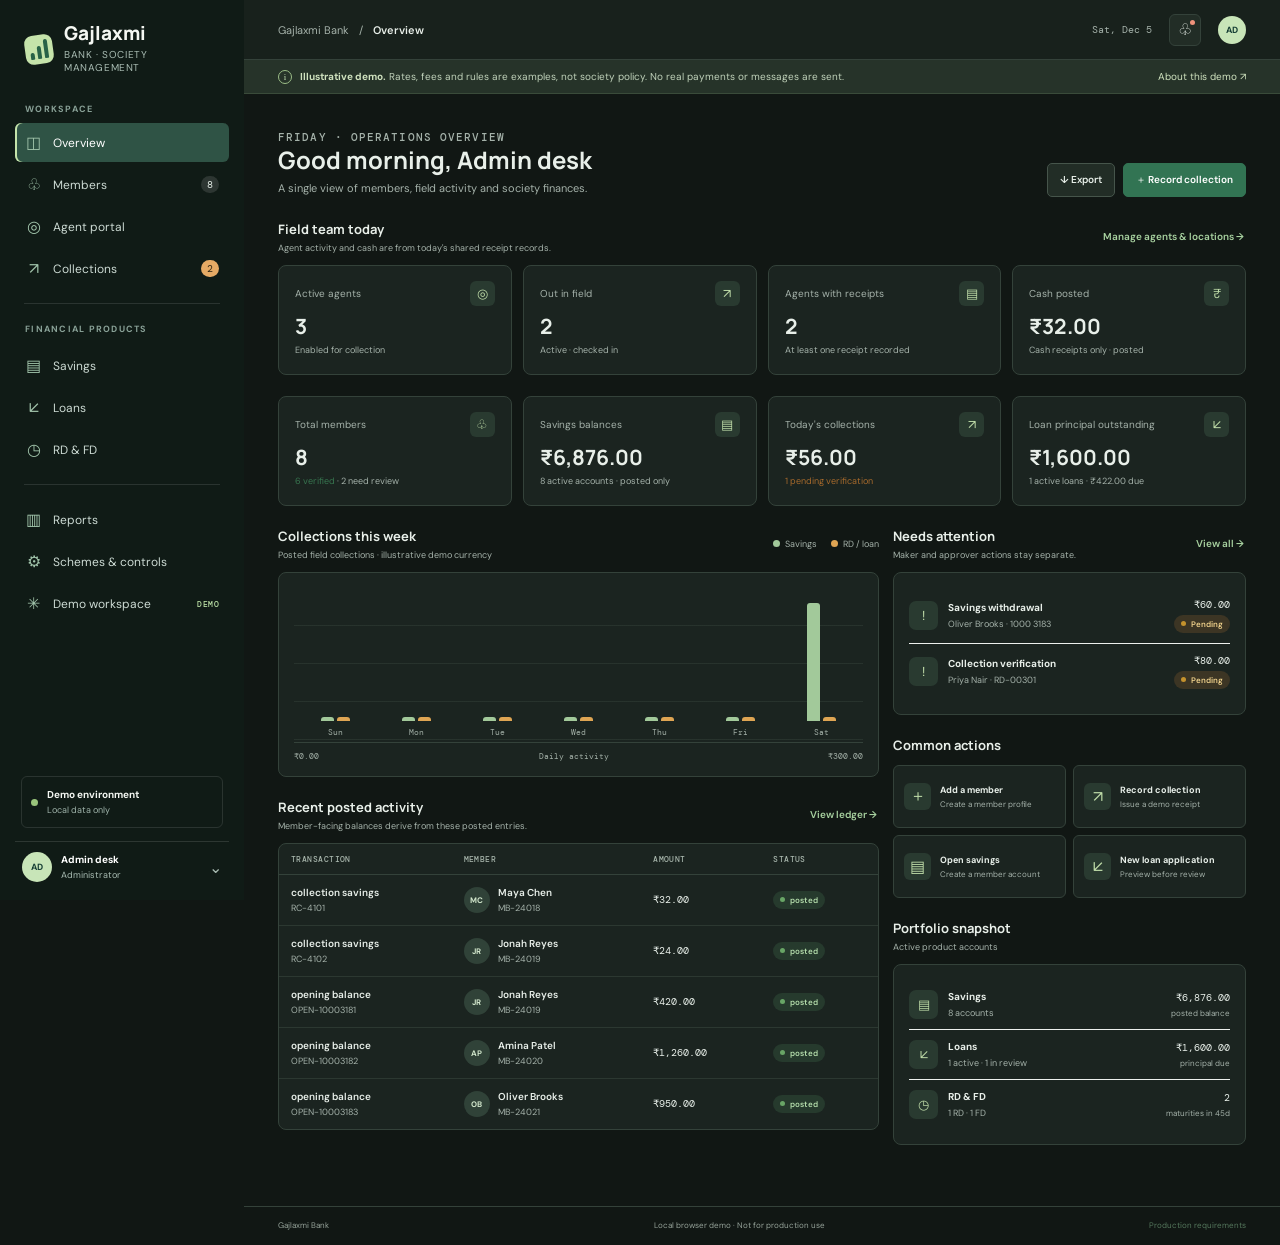
<file: index.html>
<!doctype html>
<html lang="en">
<head>
  <meta charset="utf-8">
  <meta name="viewport" content="width=device-width, initial-scale=1">
  <meta name="theme-color" content="#f3f5f2">
  <title>Gajlaxmi Bank | Society management</title>
  <link rel="preconnect" href="https://fonts.googleapis.com">
  <link rel="preconnect" href="https://fonts.gstatic.com" crossorigin>
  <link href="https://fonts.googleapis.com/css2?family=DM+Sans:wght@400;500;600;700&family=Manrope:wght@500;600;700;800&display=swap" rel="stylesheet">
  <link rel="stylesheet" href="styles.css">
</head>
<body>
  <div class="app-frame">
    <aside class="sidebar" id="sidebar">
      <a class="brand" href="#overview" aria-label="Gajlaxmi Bank home">
        <span class="brand-mark" aria-hidden="true"><span></span><span></span><span></span></span>
        <span><strong>Gajlaxmi</strong><small>bank · society management</small></span>
      </a>
      <div class="workspace-label">WORKSPACE</div>
      <nav class="primary-nav" aria-label="Main navigation">
        <button class="nav-link is-active" data-page="overview"><span class="nav-icon">◫</span>Overview</button>
        <button class="nav-link" data-page="members"><span class="nav-icon">♧</span>Members <span class="nav-count" id="member-count">0</span></button>
        <button class="nav-link" data-page="agents"><span class="nav-icon">◎</span>Agent portal</button>
        <button class="nav-link" data-page="collections"><span class="nav-icon">↗</span>Collections <span class="nav-badge" id="collection-count">0</span></button>
        <div class="nav-divider"></div>
        <div class="workspace-label">FINANCIAL PRODUCTS</div>
        <button class="nav-link" data-page="savings"><span class="nav-icon">▤</span>Savings</button>
        <button class="nav-link" data-page="loans"><span class="nav-icon">↙</span>Loans</button>
        <button class="nav-link" data-page="deposits"><span class="nav-icon">◷</span>RD &amp; FD</button>
        <div class="nav-divider"></div>
        <button class="nav-link" data-page="reports"><span class="nav-icon">▥</span>Reports</button>
        <button class="nav-link" data-page="schemes"><span class="nav-icon">⚙</span>Schemes &amp; controls</button>
        <button class="nav-link" data-page="demo"><span class="nav-icon">✳</span>Demo workspace <span class="demo-pill">DEMO</span></button>
      </nav>
      <div class="sidebar-bottom">
        <div class="security-note"><span class="status-dot"></span><span><strong>Demo environment</strong><small>Local data only</small></span></div>
        <button class="profile-switch" type="button" aria-label="Current profile">
          <span class="avatar avatar-ink">AD</span><span class="profile-meta"><strong>Admin desk</strong><small>Administrator</small></span><span class="profile-caret">⌄</span>
        </button>
      </div>
    </aside>

    <main class="main-shell">
      <header class="topbar">
        <button class="icon-button menu-toggle" id="menu-toggle" aria-label="Open navigation">☰</button>
        <div class="breadcrumb"><span>Gajlaxmi Bank</span><span class="crumb-slash">/</span><strong id="page-crumb">Overview</strong></div>
        <div class="topbar-actions">
          <span class="today-label" id="today-label"></span>
          <button class="icon-button notification-button" data-page="collections" aria-label="View pending approvals">♧<span class="notification-dot"></span></button>
          <button class="avatar avatar-ink top-avatar" aria-label="Administrator profile">AD</button>
        </div>
      </header>

      <div class="demo-ribbon"><span class="ribbon-mark">i</span><span><strong>Illustrative demo.</strong> Rates, fees and rules are examples, not society policy. No real payments or messages are sent.</span><button data-page="demo">About this demo <span aria-hidden="true">↗</span></button></div>
      <section id="page-content" class="page-content" aria-live="polite"></section>
      <footer class="app-footer"><span>Gajlaxmi Bank</span><span>Local browser demo · Not for production use</span><button data-page="demo">Production requirements</button></footer>
    </main>
  </div>

  <dialog class="app-dialog" id="app-dialog" aria-labelledby="dialog-title">
    <form method="dialog" class="dialog-chrome"><button class="dialog-close" aria-label="Close dialog">×</button></form>
    <div id="dialog-content"></div>
  </dialog>
  <div class="toast-region" id="toast-region" role="status" aria-live="polite"></div>
  <script src="finance.js"></script>
  <script src="app.js"></script>
</body>
</html>
</file>
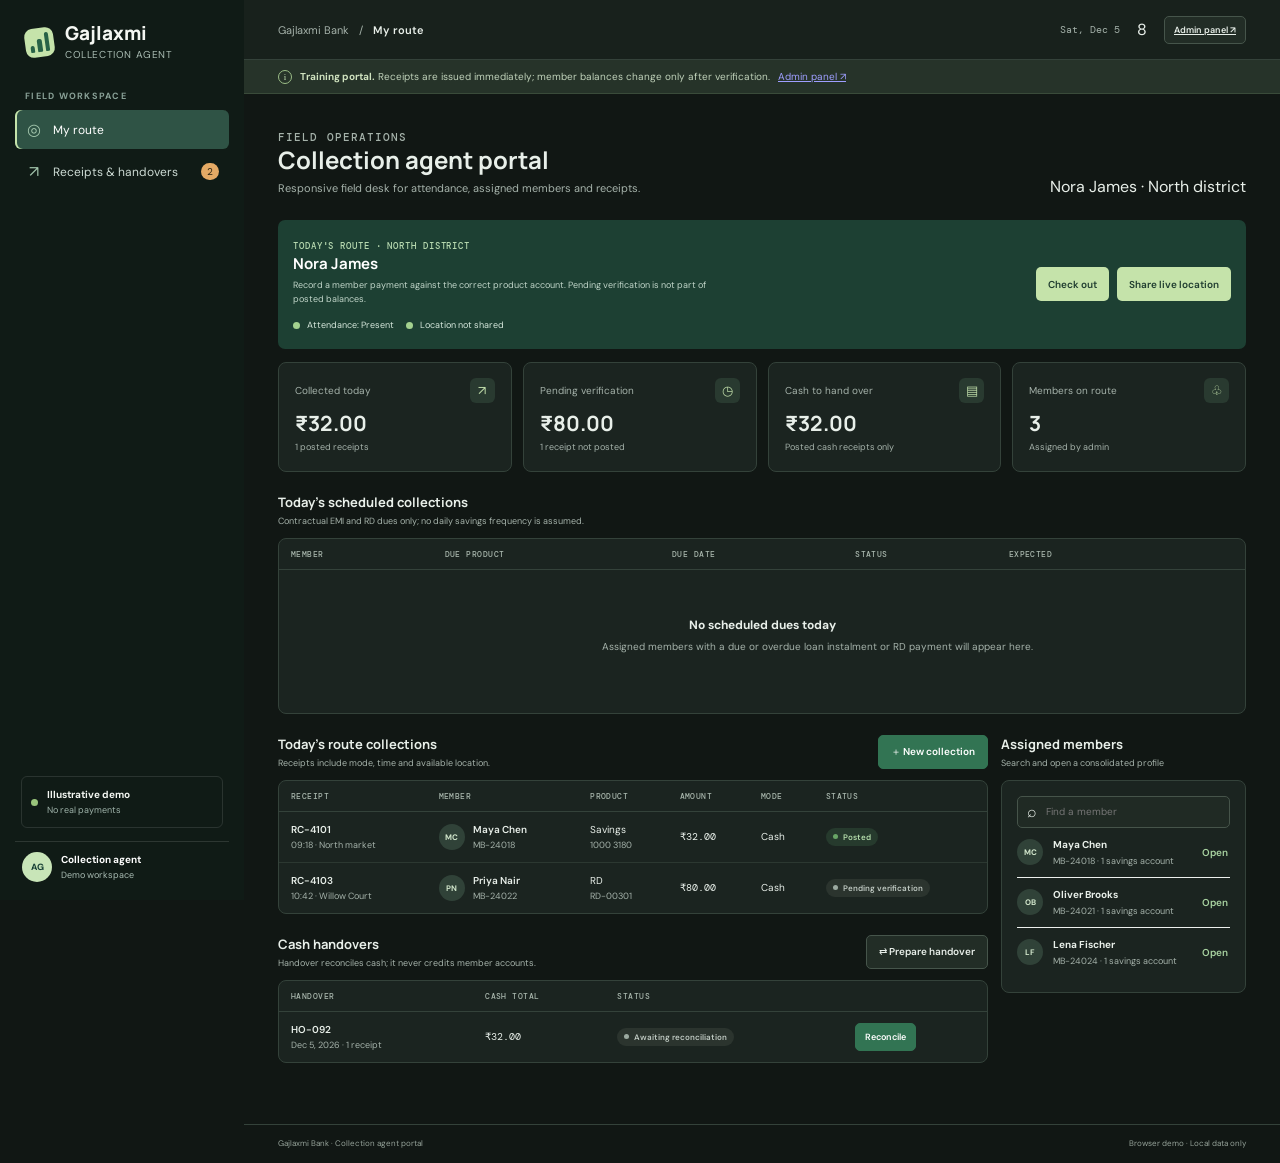
<file: agent.html>
<!doctype html>
<html lang="en">
<head>
  <meta charset="utf-8">
  <meta name="viewport" content="width=device-width, initial-scale=1">
  <meta name="theme-color" content="#111714">
  <title>Gajlaxmi Bank | Agent portal</title>
  <link rel="preconnect" href="https://fonts.googleapis.com">
  <link rel="preconnect" href="https://fonts.gstatic.com" crossorigin>
  <link href="https://fonts.googleapis.com/css2?family=DM+Sans:wght@400;500;600;700&family=Manrope:wght@500;600;700;800&display=swap" rel="stylesheet">
  <link rel="stylesheet" href="styles.css">
</head>
<body data-portal="agent">
  <div class="app-frame">
    <aside class="sidebar" id="sidebar">
      <a class="brand" href="agent.html" aria-label="Gajlaxmi Bank agent portal">
        <span class="brand-mark" aria-hidden="true"><span></span><span></span><span></span></span>
        <span><strong>Gajlaxmi</strong><small>collection agent</small></span>
      </a>
      <div class="workspace-label">FIELD WORKSPACE</div>
      <nav class="primary-nav" aria-label="Agent navigation">
        <button class="nav-link is-active" data-page="agents"><span class="nav-icon">◎</span>My route</button>
        <button class="nav-link" data-page="collections"><span class="nav-icon">↗</span>Receipts &amp; handovers <span class="nav-badge" id="collection-count">0</span></button>
      </nav>
      <div class="sidebar-bottom">
        <div class="security-note"><span class="status-dot"></span><span><strong>Illustrative demo</strong><small>No real payments</small></span></div>
        <div class="profile-switch"><span class="avatar avatar-ink">AG</span><span class="profile-meta"><strong>Collection agent</strong><small>Demo workspace</small></span></div>
      </div>
    </aside>
    <main class="main-shell">
      <header class="topbar">
        <button class="icon-button menu-toggle" id="menu-toggle" aria-label="Open navigation">☰</button>
        <div class="breadcrumb"><span>Gajlaxmi Bank</span><span class="crumb-slash">/</span><strong id="page-crumb">My route</strong></div>
        <div class="topbar-actions"><span class="today-label" id="today-label"></span><span class="agent-admin-count" id="member-count" aria-label="Demo member count">0</span><a class="button button-small" href="index.html">Admin panel ↗</a></div>
      </header>
      <div class="demo-ribbon"><span class="ribbon-mark" aria-hidden="true">i</span><span><strong>Training portal.</strong> Receipts are issued immediately; member balances change only after verification.</span><a href="index.html" class="agent-admin-link">Admin panel ↗</a></div>
      <section id="page-content" class="page-content" aria-live="polite"></section>
      <footer class="app-footer"><span>Gajlaxmi Bank · Collection agent portal</span><span>Browser demo · Local data only</span></footer>
    </main>
  </div>
  <dialog class="app-dialog" id="app-dialog" aria-labelledby="dialog-title"><form method="dialog" class="dialog-chrome"><button class="dialog-close" aria-label="Close dialog">×</button></form><div id="dialog-content"></div></dialog>
  <div class="toast-region" id="toast-region" role="status" aria-live="polite"></div>
  <script src="finance.js"></script>
  <script src="app.js"></script>
</body>
</html>
</file>
<file: styles.css>
@import url('https://fonts.googleapis.com/css2?family=DM+Mono:wght@400;500&display=swap');

:root {
  color-scheme: dark;
  --paper: #111714;
  --surface: #1b2420;
  --ink: #e8efe9;
  --muted: #a5b2aa;
  --line: #34423a;
  --forest: #286247;
  --forest-2: #a2c99a;
  --mint: #c5e3aa;
  --mint-wash: #293a30;
  --coral: #ef927b;
  --coral-wash: #422b27;
  --gold: #e4b85f;
  --gold-wash: #3b3424;
  --sky: #293a40;
  --radius: 8px;
  --shadow: 0 14px 40px rgba(0, 0, 0, .38);
  font-family: 'DM Sans', sans-serif;
  font-synthesis: none;
  text-rendering: optimizeLegibility;
}

* { box-sizing: border-box; }
body { margin: 0; min-width: 0; min-height: 100vh; background: var(--paper); color: var(--ink); }
button, input, select, textarea { font: inherit; }
button { color: inherit; }
button:focus-visible, a:focus-visible, input:focus-visible, select:focus-visible, textarea:focus-visible { outline: 3px solid rgba(39, 93, 76, .32); outline-offset: 2px; }
.app-frame { min-height: 100vh; }
.sidebar { width: 244px; position: fixed; inset: 0 auto 0 0; z-index: 20; display: flex; flex-direction: column; padding: 24px 15px 14px; background: #192d26; color: #f4f7f2; }
.brand { display: flex; align-items: center; gap: 11px; padding: 0 10px 25px; color: inherit; text-decoration: none; }
.brand strong { display: block; font: 800 19px/1 'Manrope', sans-serif; letter-spacing: 0; }
.brand small { display: block; padding-top: 5px; color: #a9bcb3; font-size: 10px; letter-spacing: .06em; text-transform: uppercase; }
.brand-mark { width: 29px; height: 29px; display: flex; align-items: end; gap: 3px; padding: 5px; border-radius: 8px; background: var(--mint); transform: rotate(-8deg); }
.brand-mark span { flex: 1; border-radius: 2px 2px 1px 1px; background: var(--forest); }
.brand-mark span:nth-child(1) { height: 35%; }.brand-mark span:nth-child(2) { height: 67%; }.brand-mark span:nth-child(3) { height: 100%; }
.workspace-label { margin: 4px 10px 8px; color: #89a197; font-size: 9px; font-weight: 700; letter-spacing: .14em; }
.primary-nav { display: flex; flex-direction: column; gap: 3px; }
.nav-link { min-height: 39px; display: flex; align-items: center; gap: 11px; width: 100%; padding: 0 10px; border: 0; border-radius: 6px; background: transparent; color: #ccdad3; font-size: 12px; text-align: left; cursor: pointer; transition: background .16s ease, color .16s ease; }
.nav-link:hover { background: rgba(255,255,255,.08); color: white; }
.nav-link.is-active { background: #2f5345; color: #fff; box-shadow: inset 2px 0 var(--mint); }
.nav-icon { width: 17px; color: #a2c5ac; font-size: 16px; text-align: center; }
.nav-count, .nav-badge { margin-left: auto; padding: 2px 6px; border-radius: 10px; background: rgba(255,255,255,.12); color: #e5eee8; font: 10px 'DM Mono', monospace; }
.nav-badge { background: #e5aa65; color: #332814; }
.nav-divider { height: 1px; margin: 12px 9px; background: rgba(255,255,255,.11); }
.demo-pill { margin-left: auto; color: #bfe5a9; font: 700 8px 'DM Mono', monospace; letter-spacing: .06em; }
.sidebar-bottom { margin-top: auto; }
.security-note { display: flex; align-items: center; gap: 9px; margin: 0 6px 13px; padding: 11px 9px; border: 1px solid rgba(255,255,255,.11); border-radius: 6px; }
.security-note strong, .security-note small { display: block; }.security-note strong { font-size: 10px; }.security-note small { margin-top: 3px; color: #9fb3aa; font-size: 9px; }
.status-dot, .dot { display: inline-block; width: 7px; height: 7px; flex: 0 0 auto; border-radius: 50%; background: #9ac57c; }
.profile-switch { display: flex; align-items: center; gap: 9px; width: 100%; padding: 10px 7px 4px; border: 0; border-top: 1px solid rgba(255,255,255,.12); background: transparent; color: white; text-align: left; cursor: default; }
.avatar { width: 30px; height: 30px; display: inline-grid; place-items: center; flex: 0 0 auto; border: 0; border-radius: 50%; background: #e9d4b4; color: #4d3825; font-size: 9px; font-weight: 700; }
.avatar-ink { background: #c8e5b8; color: #173f35; }.profile-meta { flex: 1; }.profile-meta strong, .profile-meta small { display: block; }.profile-meta strong { font-size: 10px; }.profile-meta small { margin-top: 3px; color: #a9bcb3; font-size: 9px; }.profile-caret { color: #a9bcb3; }
.main-shell { min-height: 100vh; margin-left: 244px; display: flex; flex-direction: column; }
.topbar { height: 60px; display: flex; align-items: center; justify-content: space-between; gap: 15px; padding: 0 34px; border-bottom: 1px solid var(--line); background: rgba(255,255,255,.8); }
.breadcrumb { display: flex; align-items: center; gap: 10px; color: var(--muted); font-size: 11px; }.breadcrumb strong { color: var(--ink); font-weight: 600; }.crumb-slash { color: #c1cbc4; }
.topbar-actions { display: flex; align-items: center; gap: 17px; }.today-label { color: var(--muted); font: 10px 'DM Mono', monospace; }.icon-button { position: relative; display: inline-grid; width: 32px; height: 32px; place-items: center; border: 1px solid var(--line); border-radius: 6px; background: white; cursor: pointer; }.icon-button:hover { border-color: #98b5a1; }.top-avatar { width: 28px; height: 28px; cursor: default; }.notification-dot { position: absolute; top: 5px; right: 5px; width: 5px; height: 5px; border-radius: 50%; background: var(--coral); }.menu-toggle { display: none; }
.demo-ribbon { min-height: 34px; display: flex; align-items: center; gap: 8px; padding: 6px 34px; border-bottom: 1px solid #e3ebd9; background: #f0f6e9; color: #52694f; font-size: 10px; }.demo-ribbon strong { color: #274b38; }.ribbon-mark { width: 14px; height: 14px; display: inline-grid; place-items: center; border: 1px solid #92ac80; border-radius: 50%; font: 9px Georgia, serif; }.demo-ribbon button { margin-left: auto; padding: 2px 0; border: 0; background: transparent; color: #386148; font-size: 10px; cursor: pointer; }.demo-ribbon button:hover { text-decoration: underline; }
.page-content { width: min(100%, 1460px); flex: 1; padding: 29px 34px 40px; animation: page-in .3s ease both; }
@keyframes page-in { from { opacity: .3; transform: translateY(5px); } to { opacity: 1; transform: none; } }
.page-heading { display: flex; align-items: flex-end; justify-content: space-between; gap: 16px; margin-bottom: 23px; }.eyebrow { margin: 0 0 7px; color: var(--forest-2); font: 500 9px 'DM Mono', monospace; letter-spacing: .1em; text-transform: uppercase; }.page-heading h1 { margin: 0; font: 700 24px/1.2 'Manrope', sans-serif; letter-spacing: 0; }.page-heading p { margin: 6px 0 0; color: var(--muted); font-size: 11px; line-height: 1.5; }
.heading-actions { display: flex; align-items: center; gap: 8px; flex-wrap: wrap; }
.button { min-height: 34px; display: inline-flex; align-items: center; justify-content: center; gap: 7px; padding: 0 12px; border: 1px solid var(--line); border-radius: 5px; background: white; color: var(--ink); font-size: 10px; font-weight: 600; white-space: nowrap; cursor: pointer; transition: transform .12s ease, border-color .12s ease, background .12s ease; }.button:hover { border-color: #9bb5a2; transform: translateY(-1px); }.button-primary { border-color: var(--forest); background: var(--forest); color: white; }.button-primary:hover { border-color: #28624e; background: #28624e; }.button-light { border-color: transparent; background: var(--mint-wash); color: #315642; }.button-danger { border-color: #f1d3c8; background: #fff8f4; color: #a84932; }.button-small { min-height: 28px; padding: 0 9px; font-size: 9px; }.button:disabled { opacity: .45; cursor: not-allowed; transform: none; }
.metric-grid { display: grid; grid-template-columns: repeat(4,minmax(0,1fr)); gap: 11px; margin-bottom: 21px; }.metric-card { min-height: 110px; padding: 15px 16px 13px; border: 1px solid var(--line); border-radius: var(--radius); background: var(--surface); }.metric-top { display: flex; align-items: center; justify-content: space-between; gap: 8px; }.metric-label { color: var(--muted); font-size: 10px; }.metric-symbol { width: 25px; height: 25px; display: grid; place-items: center; border-radius: 6px; background: var(--mint-wash); color: var(--forest); font-size: 13px; }.metric-value { margin-top: 10px; font: 700 21px/1 'Manrope', sans-serif; letter-spacing: 0; }.metric-foot { margin-top: 7px; color: var(--muted); font-size: 9px; }.metric-foot .positive { color: #37754f; }.metric-foot .warning { color: #a76a2c; }
.content-grid { display: grid; grid-template-columns: minmax(0,1.45fr) minmax(250px,.85fr); gap: 14px; align-items: start; }.section-block { margin-bottom: 21px; }.section-title-row { display: flex; align-items: center; justify-content: space-between; gap: 12px; margin: 0 0 11px; }.section-title-row h2 { margin: 0; font: 700 13px 'Manrope', sans-serif; letter-spacing: 0; }.section-title-row p { margin: 4px 0 0; color: var(--muted); font-size: 9px; }.text-button { padding: 2px; border: 0; background: none; color: #396d53; font-size: 10px; font-weight: 600; cursor: pointer; }.text-button:hover { text-decoration: underline; }
.panel { border: 1px solid var(--line); border-radius: var(--radius); background: white; }.panel-pad { padding: 15px; }.table-wrap { overflow-x: auto; }.data-table { width: 100%; border-collapse: collapse; text-align: left; white-space: nowrap; }.data-table th { padding: 10px 12px; border-bottom: 1px solid var(--line); color: #76837d; font: 500 8px 'DM Mono', monospace; letter-spacing: .055em; text-transform: uppercase; }.data-table td { padding: 11px 12px; border-bottom: 1px solid #edf0ed; font-size: 10px; }.data-table tbody tr:last-child td { border-bottom: 0; }.data-table tbody tr:hover { background: #f8faf7; }.table-main { color: var(--ink); font-weight: 600; }.table-sub { display: block; margin-top: 3px; color: var(--muted); font-size: 9px; }.money { font: 11px 'DM Mono', monospace; }.money-positive { color: #367254; }.money-negative { color: #b8543c; }
.status { display: inline-flex; align-items: center; gap: 5px; padding: 4px 7px; border-radius: 12px; background: #f0f3f0; color: #607067; font-size: 8px; font-weight: 600; }.status::before { width: 5px; height: 5px; border-radius: 50%; background: #9ba9a0; content: ''; }.status-active, .status-posted, .status-approved, .status-paid, .status-reconciled { background: #eef6ea; color: #3d6f48; }.status-active::before, .status-posted::before, .status-approved::before, .status-paid::before, .status-reconciled::before { background: #68a566; }.status-pending, .status-under-review, .status-awaiting-verification, .status-partial { background: var(--gold-wash); color: #8c6927; }.status-pending::before, .status-under-review::before, .status-awaiting-verification::before, .status-partial::before { background: #c4922d; }.status-rejected, .status-overdue, .status-missed, .status-reversed { background: var(--coral-wash); color: #a34e3b; }.status-rejected::before, .status-overdue::before, .status-missed::before, .status-reversed::before { background: #d76d50; }
.chart-panel { padding: 15px; }.chart-legend { display: flex; gap: 14px; color: var(--muted); font-size: 9px; }.legend-item { display: inline-flex; align-items: center; gap: 5px; }.legend-dot { width: 7px; height: 7px; border-radius: 50%; background: var(--forest-2); }.legend-dot-amber { background: #dfa553; }.collection-chart { height: 155px; display: flex; align-items: end; gap: 13px; padding: 15px 8px 0; border-bottom: 1px solid var(--line); background: repeating-linear-gradient(to bottom, transparent 0, transparent 37px, #eef1ee 38px); }.chart-day { height: 100%; display: flex; flex: 1; flex-direction: column; justify-content: end; align-items: center; gap: 6px; }.chart-bars { width: min(100%,29px); height: calc(100% - 15px); display: flex; align-items: end; justify-content: center; gap: 3px; }.chart-bar { width: 45%; min-height: 2px; border-radius: 3px 3px 0 0; background: var(--forest-2); transform-origin: bottom; animation: rise .6s ease both; }.chart-bar-secondary { background: #dfa553; animation-delay: .08s; }.chart-label { padding-bottom: 5px; color: var(--muted); font: 8px 'DM Mono', monospace; }.chart-scale { display: flex; justify-content: space-between; margin-top: 8px; color: #95a19a; font: 8px 'DM Mono', monospace; }.chart-bar:hover { filter: brightness(1.2); }
@keyframes rise { from { transform: scaleY(.1); } to { transform: scaleY(1); } }
.quick-actions { display: grid; grid-template-columns: repeat(2,minmax(0,1fr)); gap: 7px; }.quick-action { min-height: 63px; display: flex; align-items: center; gap: 9px; padding: 10px; border: 1px solid var(--line); border-radius: 6px; background: white; text-align: left; cursor: pointer; }.quick-action:hover { border-color: #a9c2ae; background: #fbfdf9; }.quick-action-icon { width: 27px; height: 27px; display: grid; place-items: center; flex: 0 0 auto; border-radius: 6px; background: var(--mint-wash); color: var(--forest); }.quick-action strong, .quick-action small { display: block; }.quick-action strong { font-size: 9px; }.quick-action small { margin-top: 3px; color: var(--muted); font-size: 8px; }
.product-list { display: flex; flex-direction: column; }.product-row { display: flex; align-items: center; gap: 10px; padding: 10px 0; border-bottom: 1px solid #edf0ed; }.product-row:last-child { border-bottom: 0; }.product-icon { width: 29px; height: 29px; display: grid; place-items: center; flex: 0 0 auto; border-radius: 7px; background: var(--mint-wash); color: var(--forest); font-size: 13px; }.product-row-copy { min-width: 0; flex: 1; }.product-row-copy strong, .product-row-copy small { display: block; }.product-row-copy strong { font-size: 10px; }.product-row-copy small { margin-top: 4px; color: var(--muted); font-size: 9px; }.product-row-value { text-align: right; }.product-row-value strong { display: block; font: 10px 'DM Mono', monospace; }.product-row-value small { display: block; margin-top: 4px; color: var(--muted); font-size: 8px; }
.filter-bar { display: flex; align-items: center; gap: 8px; flex-wrap: wrap; margin: 0 0 12px; }.search-box { min-width: 175px; height: 32px; display: flex; align-items: center; gap: 7px; padding: 0 9px; border: 1px solid var(--line); border-radius: 5px; background: white; color: var(--muted); }.search-box input { width: 100%; min-width: 0; border: 0; outline: 0; background: transparent; color: var(--ink); font-size: 10px; }.filter-select, .field-input, .field-select, .field-textarea { min-height: 33px; padding: 0 9px; border: 1px solid #dce5dd; border-radius: 5px; background: white; color: var(--ink); font-size: 10px; }.filter-select { max-width: 160px; }.field-input, .field-select, .field-textarea { width: 100%; min-height: 37px; }.field-textarea { min-height: 72px; padding: 9px; resize: vertical; }.field-label { display: block; margin: 0 0 5px; color: #54655b; font-size: 9px; font-weight: 600; }.field-help { margin-top: 5px; color: var(--muted); font-size: 8px; line-height: 1.45; }.form-grid { display: grid; grid-template-columns: repeat(2,minmax(0,1fr)); gap: 12px; }.form-field { min-width: 0; }.form-field.full { grid-column: 1/-1; }.form-actions { display: flex; justify-content: flex-end; gap: 8px; margin-top: 17px; }.check-field { display: flex; align-items: flex-start; gap: 8px; color: #506156; font-size: 9px; line-height: 1.5; }.check-field input { margin: 2px 0 0; accent-color: var(--forest); }
.empty-state { padding: 36px 18px; color: var(--muted); text-align: center; }.empty-state strong { display: block; margin-bottom: 6px; color: var(--ink); font-size: 12px; }.empty-state p { margin: 0 auto 12px; max-width: 320px; font-size: 10px; line-height: 1.5; }
.notice { display: flex; align-items: flex-start; gap: 9px; padding: 11px 12px; border: 1px solid #e6ecdf; border-radius: 6px; background: #f4f8ee; color: #54674e; font-size: 9px; line-height: 1.5; }.notice strong { color: #304d37; }.notice-warn { border-color: #f1e2bf; background: #fcf7ea; color: #7c6430; }.notice-coral { border-color: #f1d9d0; background: #fff5f1; color: #945744; }
.member-cell { display: flex; align-items: center; gap: 8px; }.member-initials { width: 26px; height: 26px; display: inline-grid; place-items: center; flex: 0 0 auto; border-radius: 50%; background: #e8eee7; color: #315841; font-size: 8px; font-weight: 700; }.member-name-button { padding: 0; border: 0; background: transparent; text-align: left; cursor: pointer; }.member-name-button:hover .table-main { color: #357050; text-decoration: underline; }
.tabs { display: flex; gap: 15px; border-bottom: 1px solid var(--line); margin-bottom: 13px; }.tab-button { padding: 0 0 9px; border: 0; border-bottom: 2px solid transparent; background: transparent; color: var(--muted); font-size: 10px; cursor: pointer; }.tab-button.is-active { border-color: var(--forest-2); color: var(--forest); font-weight: 700; }
.summary-strip { display: grid; grid-template-columns: repeat(3, minmax(0,1fr)); gap: 1px; overflow: hidden; margin-bottom: 15px; border: 1px solid var(--line); border-radius: 6px; background: var(--line); }.summary-cell { padding: 11px 13px; background: white; }.summary-cell span, .summary-cell strong { display: block; }.summary-cell span { color: var(--muted); font-size: 8px; }.summary-cell strong { margin-top: 5px; font: 600 13px 'Manrope', sans-serif; }
.agent-shell { display: grid; grid-template-columns: minmax(0,1fr) 245px; gap: 13px; }.agent-highlight { display: flex; justify-content: space-between; gap: 12px; padding: 15px; border-radius: 7px; background: #21473a; color: white; }.agent-highlight .eyebrow { color: #b7d9b0; }.agent-highlight h2 { margin: 0; font: 700 15px 'Manrope', sans-serif; }.agent-highlight p { max-width: 420px; margin: 5px 0 0; color: #c1d5c9; font-size: 9px; line-height: 1.5; }.agent-highlight .button { align-self: center; border: 0; background: var(--mint); color: #203d30; }.attendance-mark { display: inline-flex; align-items: center; gap: 7px; margin-top: 13px; color: #d7e8dd; font-size: 9px; }.attendance-mark .dot { background: #a3d18f; }
.demo-grid { display: grid; grid-template-columns: repeat(3,minmax(0,1fr)); gap: 11px; }.demo-card { min-height: 172px; display: flex; flex-direction: column; padding: 15px; border: 1px solid var(--line); border-radius: 7px; background: white; }.demo-card-mark { width: 29px; height: 29px; display: grid; place-items: center; margin-bottom: 12px; border-radius: 7px; background: var(--mint-wash); color: var(--forest); }.demo-card h3 { margin: 0; font: 700 12px 'Manrope', sans-serif; }.demo-card p { flex: 1; margin: 6px 0 13px; color: var(--muted); font-size: 9px; line-height: 1.55; }.demo-card .button { align-self: flex-start; }.demo-requirements { display: grid; grid-template-columns: repeat(2,minmax(0,1fr)); gap: 9px; }.requirement { display: flex; align-items: flex-start; gap: 8px; padding: 11px; border-bottom: 1px solid var(--line); }.requirement-mark { color: #578465; font-size: 12px; }.requirement strong, .requirement small { display: block; }.requirement strong { font-size: 9px; }.requirement small { margin-top: 4px; color: var(--muted); font-size: 8px; line-height: 1.45; }
.detail-list { display: grid; grid-template-columns: repeat(3,minmax(0,1fr)); gap: 10px; }.detail-item { padding: 10px; border: 1px solid var(--line); border-radius: 6px; background: white; }.detail-item span, .detail-item strong { display: block; }.detail-item span { color: var(--muted); font-size: 8px; }.detail-item strong { margin-top: 6px; font-size: 10px; font-weight: 600; }
.formula-box { padding: 12px; border: 1px solid #e3eade; border-radius: 6px; background: #f7faf5; color: #4e6656; font-size: 9px; line-height: 1.55; }.formula-box code { color: #2a4e3b; font: 10px 'DM Mono', monospace; }
.app-footer { display: flex; justify-content: space-between; gap: 10px; padding: 13px 34px 15px; border-top: 1px solid var(--line); color: #88958d; font-size: 8px; }.app-footer button { padding: 0; border: 0; background: none; color: #55785d; font-size: inherit; cursor: pointer; }
.app-dialog { width: min(590px, calc(100% - 28px)); max-width: 590px; max-height: min(86vh,800px); overflow: auto; padding: 0 22px 21px; border: 1px solid var(--line); border-radius: 9px; background: #fff; color: var(--ink); box-shadow: var(--shadow); }.app-dialog::backdrop { background: rgba(22, 35, 29, .43); backdrop-filter: blur(2px); }.dialog-chrome { height: 30px; display: flex; justify-content: flex-end; }.dialog-close { width: 27px; height: 27px; margin: 7px -9px 0 0; border: 0; border-radius: 50%; background: #f1f4f1; color: #637168; font-size: 19px; line-height: 1; cursor: pointer; }.dialog-heading { margin: 0 0 16px; }.dialog-heading h2 { margin: 0; font: 700 18px 'Manrope', sans-serif; }.dialog-heading p { margin: 6px 0 0; color: var(--muted); font-size: 10px; line-height: 1.5; }.dialog-actions { display: flex; justify-content: flex-end; gap: 8px; margin-top: 18px; }.dialog-content .notice { margin: 0 0 14px; }
.toast-region { position: fixed; right: 20px; bottom: 20px; z-index: 60; display: flex; flex-direction: column; gap: 7px; }.toast { min-width: 230px; max-width: min(380px, calc(100vw - 32px)); padding: 11px 13px; border: 1px solid #c9d9ca; border-radius: 6px; background: #fff; box-shadow: 0 8px 24px rgba(28,54,39,.13); color: #31523b; font-size: 10px; animation: toast-in .2s ease both; }.toast-error { border-color: #efd0c7; color: #9b4b37; }
@keyframes toast-in { from { opacity: 0; transform: translateY(7px); } to { opacity: 1; transform: none; } }

@media (max-width: 1100px) {
  .page-content { padding-right: 24px; padding-left: 24px; }.topbar, .demo-ribbon { padding-right: 24px; padding-left: 24px; }.metric-grid { grid-template-columns: repeat(2,minmax(0,1fr)); }.demo-grid { grid-template-columns: repeat(2,minmax(0,1fr)); }
}
@media (max-width: 760px) {
  .sidebar { width: 254px; transform: translateX(-102%); transition: transform .2s ease; box-shadow: 10px 0 24px rgba(0,0,0,.08); }.sidebar.is-open { transform: none; }.main-shell { min-width: 0; margin-left: 0; }.topbar { height: 54px; padding: 0 14px; }.menu-toggle { display: inline-grid; }.breadcrumb { min-width: 0; flex: 1; }.today-label { display: none; }.topbar-actions { min-width: 0; gap: 8px; }.demo-ribbon { align-items: flex-start; padding: 8px 14px; line-height: 1.4; }.demo-ribbon button { flex: 0 0 auto; }.page-content { min-width: 0; overflow-x: clip; padding: 22px 14px 30px; }.page-heading { align-items: flex-start; flex-direction: column; margin-bottom: 16px; }.page-heading h1 { font-size: 22px; }.heading-actions { width: 100%; max-width: 100%; }.content-grid, .agent-shell { min-width: 0; grid-template-columns: minmax(0,1fr); }.content-grid > *, .agent-shell > *, .section-block { min-width: 0; max-width: 100%; }.section-title-row { min-width: 0; flex-wrap: wrap; align-items: flex-start; }.section-title-row > div { min-width: 0; max-width: 100%; }.section-title-row h2, .section-title-row p { overflow-wrap: anywhere; }.table-wrap { width: 100%; max-width: 100%; overflow-x: auto; }.data-table { width: max-content; min-width: 100%; }.data-table .empty-cell { width: 100%; white-space: normal; }.empty-cell .empty-state, .empty-cell .empty-state strong, .empty-cell .empty-state p { max-width: 100%; white-space: normal; overflow-wrap: anywhere; }.detail-list { grid-template-columns: repeat(2,minmax(0,1fr)); }.app-footer { padding: 11px 14px; flex-wrap: wrap; }.summary-strip { grid-template-columns: 1fr; }.summary-cell { display: flex; justify-content: space-between; gap: 8px; }.summary-cell strong { margin-top: 0; }.collection-chart { gap: 6px; }.demo-grid { grid-template-columns: repeat(2,minmax(0,1fr)); }
}
@media (max-width: 480px) {
  .metric-grid { gap: 7px; }.metric-card { min-height: 96px; padding: 11px; }.metric-label { font-size: 9px; }.metric-value { font-size: 17px; }.metric-foot { font-size: 8px; }.metric-symbol { width: 22px; height: 22px; }.page-heading h1 { font-size: 20px; }.demo-grid { grid-template-columns: 1fr; }.demo-card { min-height: 145px; }.form-grid { grid-template-columns: 1fr; }.form-field.full { grid-column: auto; }.demo-ribbon { font-size: 9px; }.demo-ribbon button { font-size: 9px; }.demo-ribbon .ribbon-mark { flex: 0 0 auto; }.detail-list, .demo-requirements { grid-template-columns: 1fr 1fr; }.agent-highlight { flex-direction: column; }.agent-highlight .button { align-self: flex-start; }.quick-actions { gap: 6px; }.quick-action { padding: 8px; }.search-box { min-width: 100%; }.filter-select { max-width: none; flex: 1; }.page-content { padding-top: 18px; }.app-dialog { padding-right: 15px; padding-left: 15px; }
}
@media (prefers-reduced-motion: reduce) { *, *::before, *::after { scroll-behavior: auto !important; animation-duration: .01ms !important; animation-iteration-count: 1 !important; transition-duration: .01ms !important; } }

.receipt-brand { display: flex; align-items: center; gap: 10px; padding: 0 0 14px; border-bottom: 1px solid var(--line); }
.receipt-brand strong, .receipt-brand small { display: block; }
.receipt-brand strong { font: 700 15px 'Manrope', sans-serif; }
.receipt-brand small { margin-top: 3px; color: var(--muted); font-size: 9px; }
.receipt-heading { display: flex; justify-content: space-between; gap: 8px; margin-top: 14px; color: var(--muted); font-size: 10px; }
.receipt-heading strong { color: var(--ink); font: 11px 'DM Mono', monospace; }
.receipt-amount { margin-top: 12px; font: 800 30px 'Manrope', sans-serif; color: var(--forest); }
.receipt-caption { margin: 2px 0 14px; color: var(--muted); font-size: 9px; }
.receipt-details { display: grid; grid-template-columns: repeat(2,minmax(0,1fr)); gap: 1px; border: 1px solid var(--line); background: var(--line); }
.receipt-details > div { min-width: 0; padding: 10px; background: white; }
.receipt-details span, .receipt-details strong { display: block; }
.receipt-details span { color: var(--muted); font-size: 8px; }
.receipt-details strong { margin-top: 5px; font-size: 9px; overflow-wrap: anywhere; }
.receipt-status { display: flex; align-items: center; gap: 9px; margin-top: 12px; padding: 9px; border-radius: 5px; background: var(--gold-wash); color: #7b622d; font-size: 9px; }
.receipt-footnote { margin: 11px 0 0; color: var(--muted); font-size: 8px; line-height: 1.5; }
@media print {
  body * { visibility: hidden !important; }
  #app-dialog[open], #app-dialog[open] .receipt-printable, #app-dialog[open] .receipt-printable * { visibility: visible !important; }
  #app-dialog[open] { position: fixed !important; inset: 0 !important; width: 100% !important; max-width: none !important; max-height: none !important; overflow: visible !important; padding: 0 !important; border: 0 !important; border-radius: 0 !important; box-shadow: none !important; }
  #app-dialog::backdrop, .dialog-chrome, .receipt-actions, .toast-region { display: none !important; }
  .receipt-printable { width: 100%; max-width: 520px; margin: 0 auto; padding: 18px; border: 1px solid #d8dfd9; }
  .receipt-amount { color: #173f35 !important; }
}

body { background: var(--paper); color: var(--ink); }
.sidebar { background: #101b16; }
.main-shell { background: var(--paper); }
.topbar { border-color: var(--line); background: #18211c; }
.breadcrumb, .crumb-slash { color: var(--muted); }
.demo-ribbon { border-color: #3a4b3a; background: #263329; color: #c0d2ba; }
.demo-ribbon strong, .demo-ribbon button { color: #d0e3bf; }
.ribbon-mark { border-color: #9bbd87; color: #c8e5b8; }
.metric-card, .panel, .quick-action, .demo-card, .detail-item, .summary-cell, .receipt-details > div { border-color: var(--line); background: var(--surface); color: var(--ink); }
.data-table th { border-color: var(--line); color: #a8b6ac; }
.data-table td { border-color: #2c3831; }
.data-table tbody tr:hover { background: #222e27; }
.table-sub, .metric-label, .metric-foot, .section-title-row p, .page-heading p { color: var(--muted); }
.text-button { color: #a8d2a0; }
.button { border-color: #46554b; background: #222d26; color: var(--ink); }
.button:hover { border-color: #82a68a; background: #29382e; }
.button-primary { border-color: #327453; background: #327453; color: #fff; }
.button-primary:hover { border-color: #428762; background: #428762; }
.button-light { border-color: transparent; background: var(--mint-wash); color: #d5e8c8; }
.button-danger { border-color: #74453a; background: #3b2925; color: #ffb39d; }
.icon-button { border-color: var(--line); background: #222d26; color: var(--ink); }
.metric-symbol, .quick-action-icon, .product-icon { background: #293a30; color: #c0dda9; }
.status { background: #2b342e; color: #c1cbc4; }
.status-active, .status-posted, .status-approved, .status-paid, .status-reconciled { background: #263a2d; color: #b6dfad; }
.status-pending, .status-under-review, .status-awaiting-verification, .status-partial { background: #3c3524; color: #efd18b; }
.status-rejected, .status-overdue, .status-missed, .status-reversed { background: #432d28; color: #ffad98; }
.summary-strip { border-color: var(--line); background: var(--line); }
.search-box, .filter-select, .field-input, .field-select, .field-textarea { border-color: #46544a; background: #202a24; color: var(--ink); }
.search-box input { color: var(--ink); }
.notice { border-color: #40523f; background: #263328; color: #c8d8bf; }
.notice strong { color: #e0edcf; }
.notice-warn { border-color: #625336; background: #393221; color: #ead399; }
.notice-coral { border-color: #69443b; background: #3c2925; color: #f1b2a0; }
.member-initials { background: #304238; color: #d2e7cc; }
.tabs { border-color: var(--line); }
.tab-button { color: var(--muted); }
.tab-button.is-active { border-color: #9bc995; color: #c5e3aa; }
.agent-highlight { background: #1d4033; }
.formula-box { border-color: #3b4c3e; background: #202d25; color: #c2d3c4; }
.formula-box code { color: #cbe3bf; }
.app-footer { border-color: var(--line); color: #96a39a; }
.app-dialog { border-color: var(--line); background: #1b2420; color: var(--ink); }
.dialog-close { background: #2c3830; color: #d6e0d8; }
.toast { border-color: #43564a; background: #202a24; color: #d0e3cd; }
.toast-error { border-color: #74473c; color: #ffc0ac; }
.receipt-status { color: #f0d991; }
.receipt-details { border-color: var(--line); background: var(--line); }
.collection-chart { border-color: var(--line); background-image: repeating-linear-gradient(to bottom, transparent 0, transparent 37px, #344139 38px); }
.chart-scale, .chart-label { color: #a2afa6; }
@media print {
  .receipt-printable, .receipt-details > div { background: #fff !important; color: #1d2925 !important; }
  .receipt-printable * { color: #1d2925 !important; }
  .receipt-amount { color: #173f35 !important; }
}
</file>
